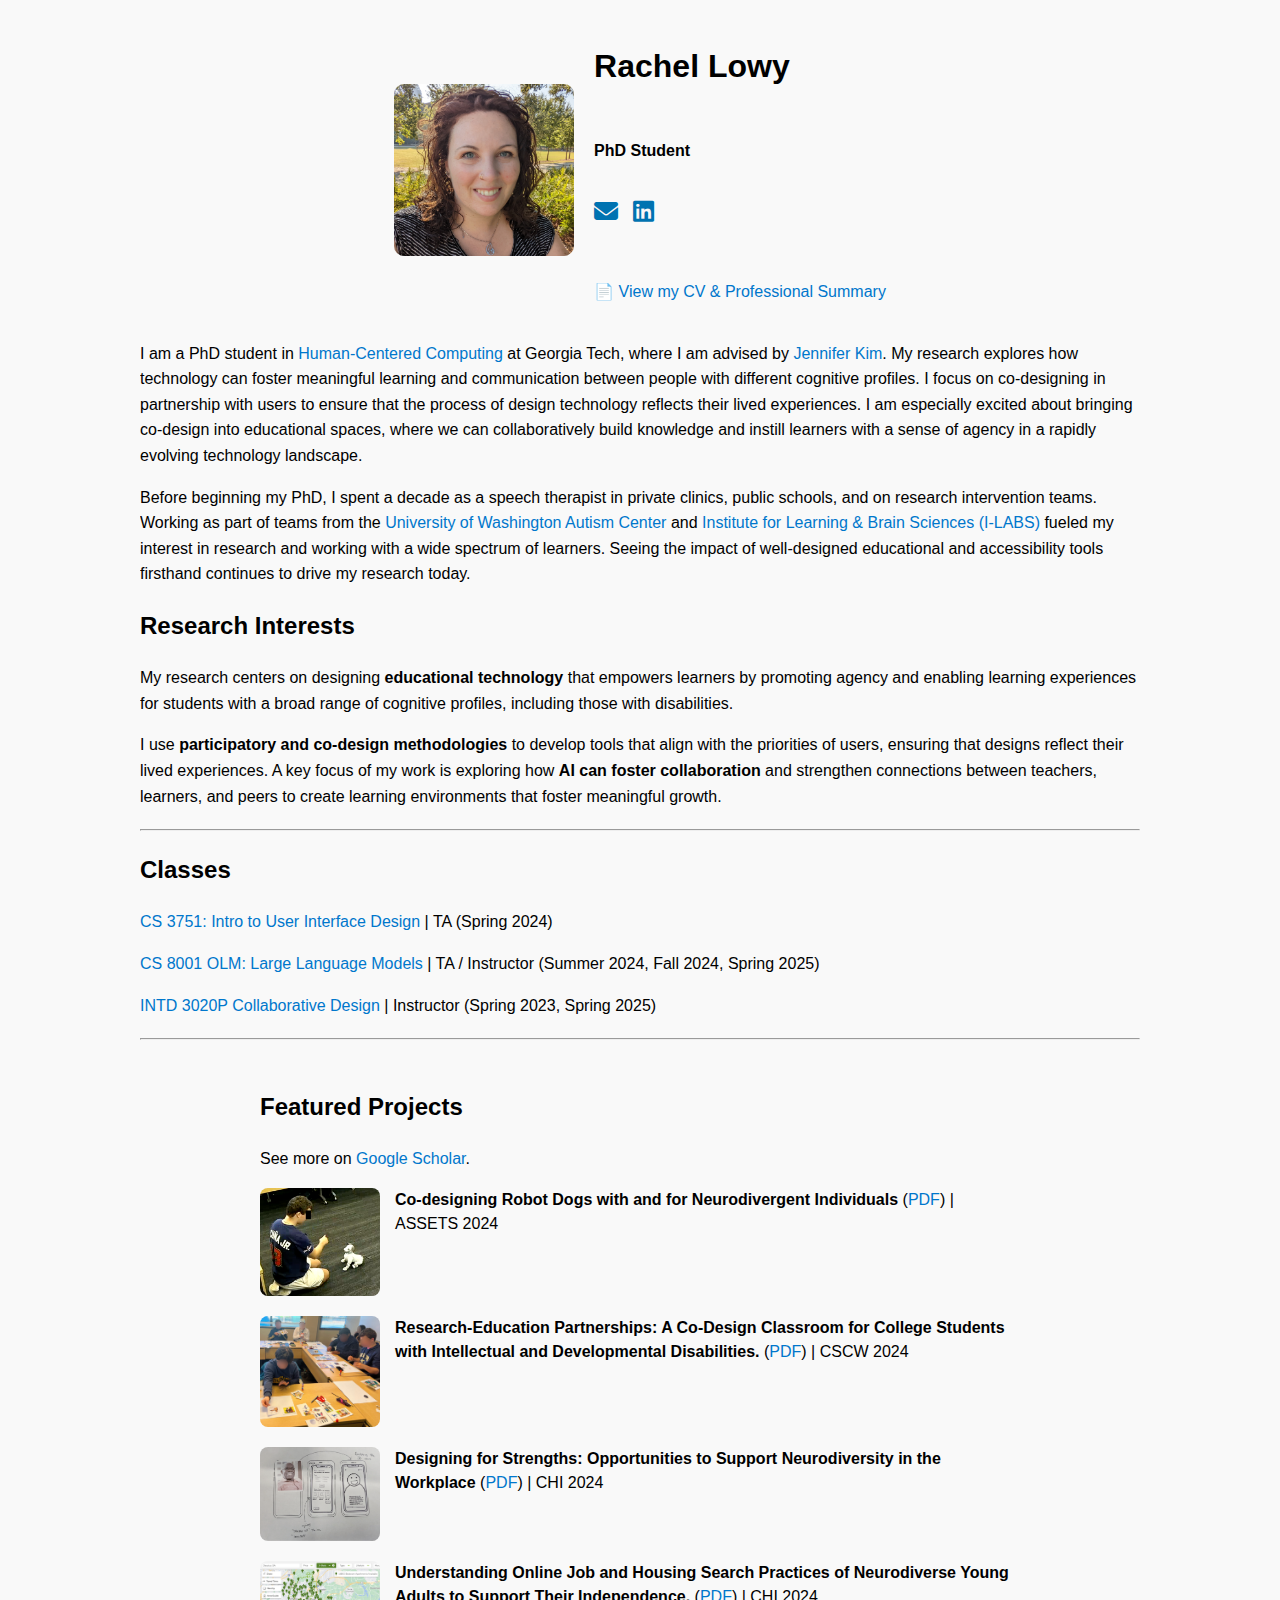
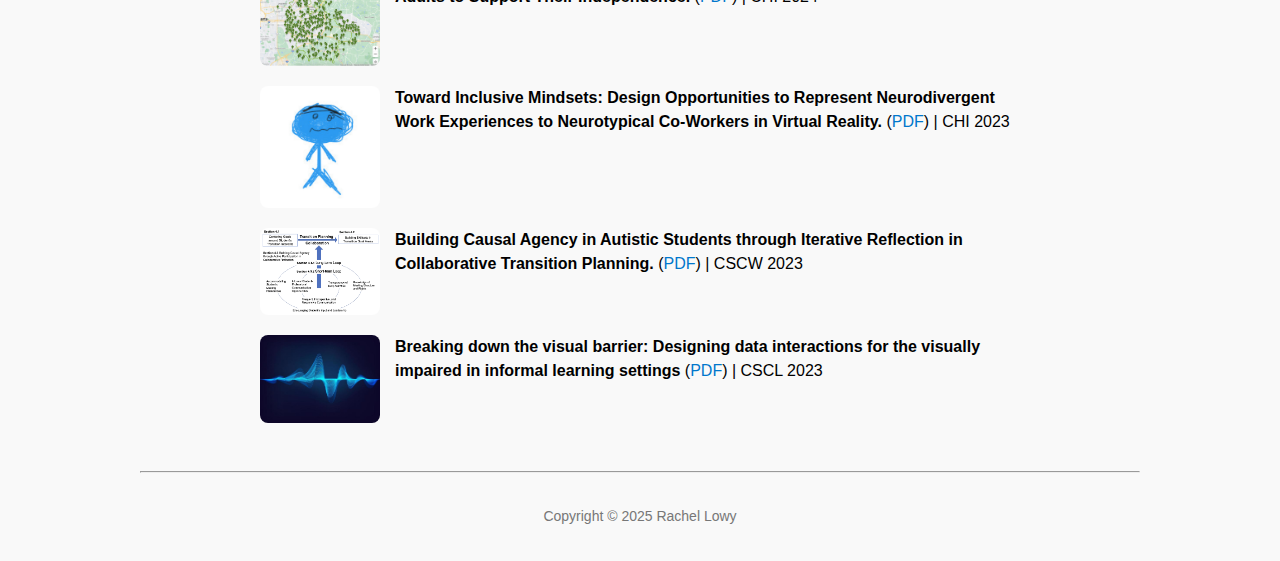
<file: index.html>
<!DOCTYPE html>
<html lang="en">
<head>
    <meta charset="UTF-8">
    <meta name="viewport" content="width=device-width, initial-scale=1.0">
    <title>Rachel Lowy</title>
    <link rel="stylesheet" href="style.css"> <!-- This links your CSS file -->
    <link rel="stylesheet" href="https://cdnjs.cloudflare.com/ajax/libs/font-awesome/6.4.2/css/all.min.css">
</head>
<body>

    <div class="container">
        <div class="profile">
            <img src="img/rachel.jpg" alt="Rachel Lowy" class="profile-pic">
            <div class="info"> 
                <h1>Rachel Lowy</h1>
                <p><strong>PhD Student</strong></p>
        
                <!-- Contact Icons -->
                <p class="contact-icons">
                    <a href="mailto:rlowy3@gatech.edu" target="_blank">
                        <i class="fas fa-envelope"></i>
                    </a>   
                    <a href="https://www.linkedin.com/in/rachel-lowy/" target="_blank">
                        <i class="fab fa-linkedin"></i>
                    </a>
                </p>

                <p><a href="cv.html">📄 View my CV & Professional Summary</a></p>
            </div>
        </div>


        <!-- Bio Section -->
        <div class="bio">
            <p>
                I am a PhD student in <a href="https://www.cc.gatech.edu/degree-programs/phd-human-centered-computing">Human-Centered Computing</a> at Georgia Tech, where I am advised by <a href="https://faculty.cc.gatech.edu/~jkim693/">Jennifer Kim</a>. 
                
                My research explores how technology can foster meaningful learning and communication between people with different cognitive profiles. I focus on co-designing in partnership with users to ensure that the process of design  technology reflects their lived experiences. I am especially excited about bringing co-design into educational spaces, where we can collaboratively build knowledge and instill learners with a sense of agency in a rapidly evolving technology landscape. 
            </p>
            <p>
            Before beginning my PhD, I spent a decade as a speech therapist in private clinics, public schools, and on research intervention teams. Working as part of teams from the <a href="http://depts.washington.edu/uwautism/">University of Washington Autism Center</a> and <a href="http://ilabs.washington.edu//">Institute for Learning & Brain Sciences (I-LABS)</a> fueled my interest in research and working with a wide spectrum of learners. Seeing the impact of well-designed educational and accessibility tools firsthand continues to drive my research today.
        </div>

        <!-- Research Interests -->
        <div class="research">
            <h2>Research Interests</h2>
            <p>
            My research centers on designing <strong>educational technology</strong> that empowers learners by promoting agency and enabling learning experiences for students with a broad range of cognitive profiles, including those with disabilities. 
            </p>
            <p>
            I use <strong>participatory and co-design methodologies</strong> to develop tools that align with the priorities of users, ensuring that designs reflect their lived experiences. A key focus of my work is exploring how <strong>AI can foster collaboration</strong> and strengthen connections between teachers, learners, and peers to create learning environments that foster meaningful growth.
            </p>


        </div>

        <hr>

        <!-- Classes -->
        <div class="classes">
            <h2>Classes</h2>
            <p><a href="https://oscar.gatech.edu/bprod/bwckctlg.p_disp_course_detail?cat_term_in=202308&subj_code_in=CS&crse_numb_in=3751">CS 3751: Intro to User Interface Design </a> | TA (Spring 2024)</p>
            <p><a href="https://omscs.gatech.edu/cs-8001-seminars">CS 8001 OLM: Large Language Models</a> | TA / Instructor (Summer 2024, Fall 2024, Spring 2025)</p>
            <p><a href="https://excel.gatech.edu/academics/course-catalog">INTD 3020P Collaborative Design</a> | Instructor (Spring 2023, Spring 2025)</p> 
        </div>

        <hr>

        <!-- Publications -->
<div class="publications">
    <h2>Featured Projects</h2>
    <p>See more on <a href="https://scholar.google.com/scholar?hl=en&as_sdt=0%2C11&q=rachel+lowy&btnG=">Google Scholar</a>.</p>

    <!-- Publication -->
    <div class="publication-item">
        <img src="img/aibo.jpg" alt="Aibo Robot Dog" class="pub-image">
        <div class="pub-details">
            <strong>Co-designing Robot Dogs with and for Neurodivergent Individuals</strong> 
            (<a href="https://dl.acm.org/doi/10.1145/3663548.3675603">PDF</a>) | ASSETS 2024
        </div>
    </div>

    <!-- Publication -->
    <div class="publication-item">
        <img src="img/co-design2.jpg" alt="Co-Design Classroom" class="pub-image">
        <div class="pub-details">
            <strong>Research-Education Partnerships: A Co-Design Classroom for College Students with Intellectual and Developmental Disabilities.</strong> 
            (<a href="publications/Lowy_cscw24.pdf">PDF</a>) | CSCW 2024
        </div>
    </div>

    <!-- Publication -->
    <div class="publication-item">
        <img src="img/strengths.jpg" alt="User-Imagined Interface" class="pub-image">
        <div class="pub-details">
            <strong>Designing for Strengths: Opportunities to Support Neurodiversity in the Workplace</strong> 
            (<a href="https://dl.acm.org/doi/full/10.1145/3613904.3642424">PDF</a>) | CHI 2024
        </div>
    </div>
    
    <!-- Publication -->
    <div class="publication-item">
        <img src="img/apartments.jpg" alt="Neurodiverse Housing Research" class="pub-image">
        <div class="pub-details">
            <strong>Understanding Online Job and Housing Search Practices of Neurodiverse Young Adults to Support Their Independence.</strong> 
            (<a href="https://dl.acm.org/doi/full/10.1145/3613904.3642578">PDF</a>) | CHI 2024
        </div>
    </div>

          <!-- Publication -->
    <div class="publication-item">
        <img src="img/inclusiveVR.jpg" alt="VR Storyboard" class="pub-image">
        <div class="pub-details">
            <strong> Toward Inclusive Mindsets: Design Opportunities to Represent Neurodivergent Work Experiences to Neurotypical Co-Workers in Virtual Reality.</strong> 
            (<a href="https://dl.acm.org/doi/abs/10.1145/3610037">PDF</a>) | CHI 2023
        </div>
    </div>
    
            <!-- Publication -->
    <div class="publication-item">
        <img src="img/person-centered.jpg" alt="Agency Model" class="pub-image">
        <div class="pub-details">
            <strong> Building Causal Agency in Autistic Students through Iterative Reflection in Collaborative Transition Planning.</strong> 
            (<a href="https://dl.acm.org/doi/abs/10.1145/3610037">PDF</a>) | CSCW 2023
        </div>
    </div>

            <!-- Publication -->
    <div class="publication-item">
        <img src="img/sound.jpg" alt="Accessible Data" class="pub-image">
        <div class="pub-details">
            <strong>Breaking down the visual barrier: Designing data interactions for the visually impaired in informal learning settings</strong> 
            (<a href="https://repository.isls.org/bitstream/1/9206/1/CSCL2023_253-256.pdf">PDF</a>) | CSCL 2023
        </div>
    </div>
    
</div>

        <hr>

        <footer>
            <p>Copyright © 2025 Rachel Lowy</p>
        </footer>
    </div>

</body>
</html>
</file>
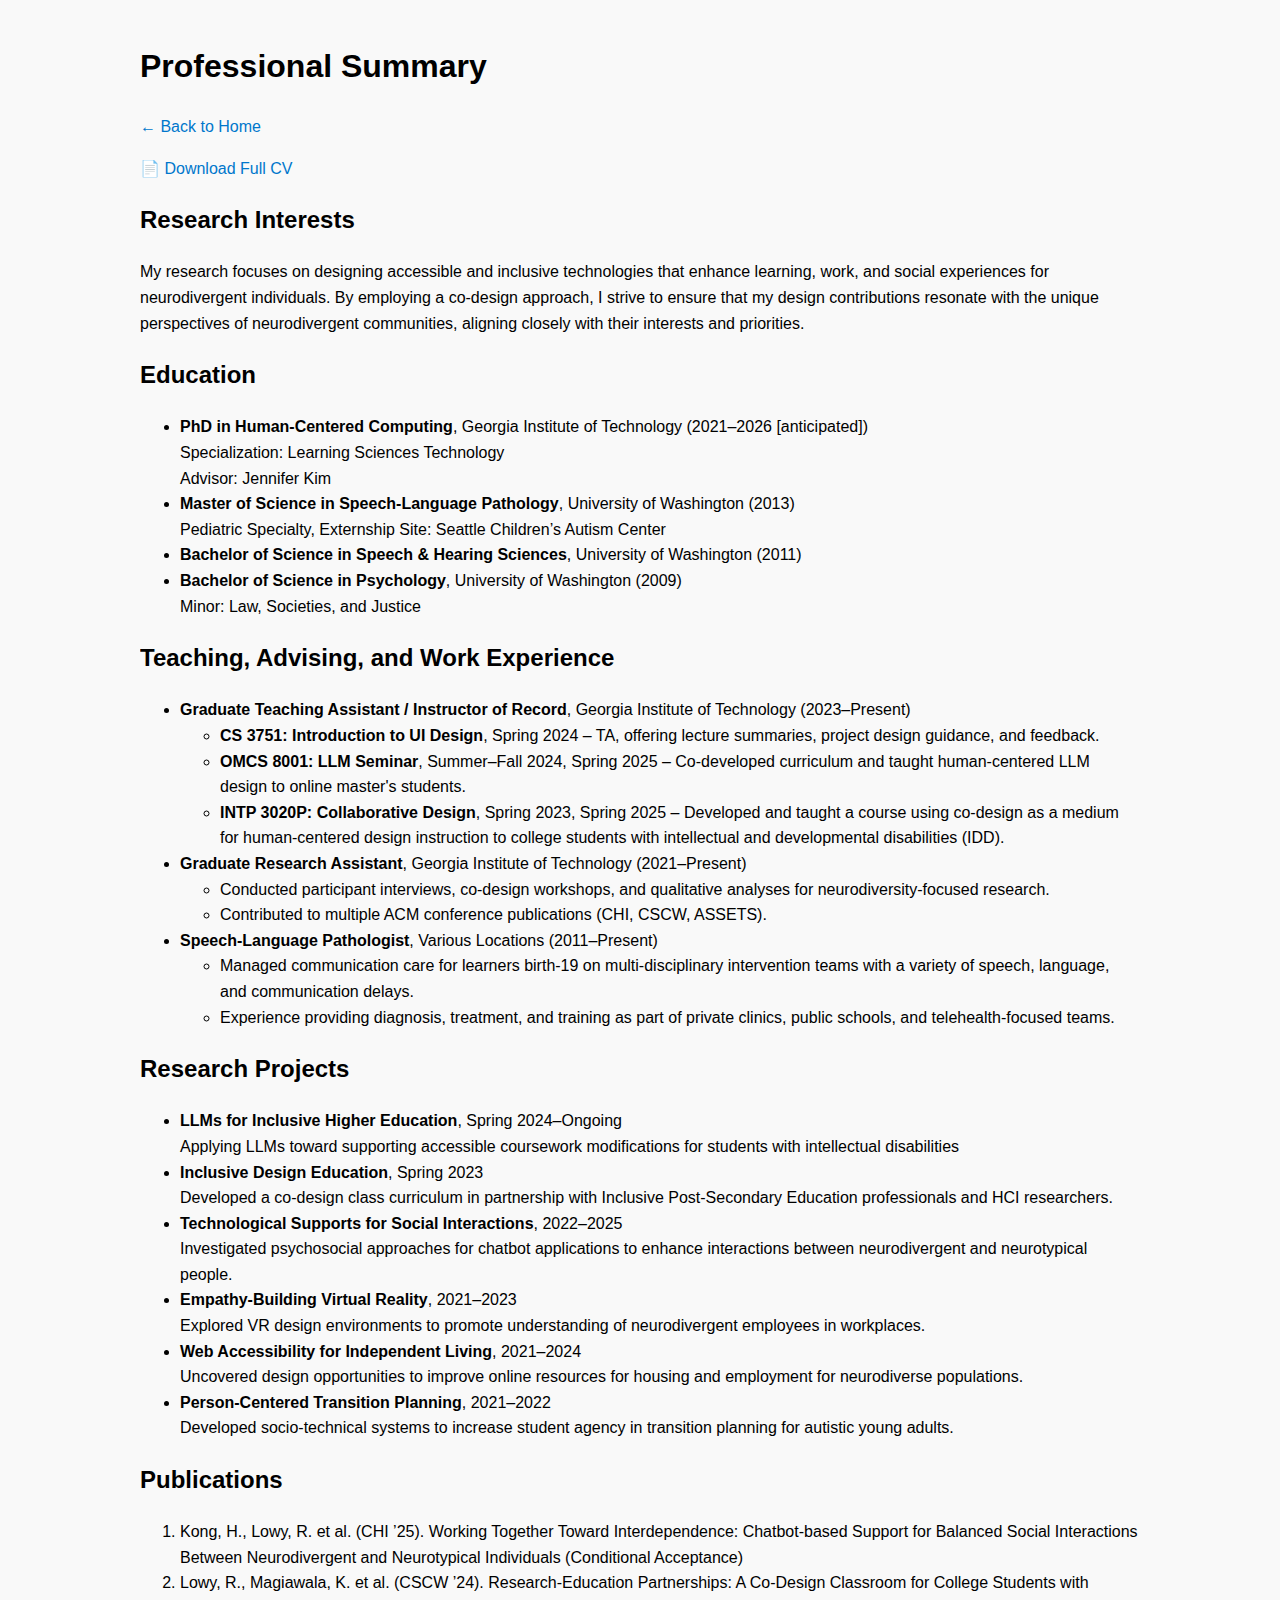
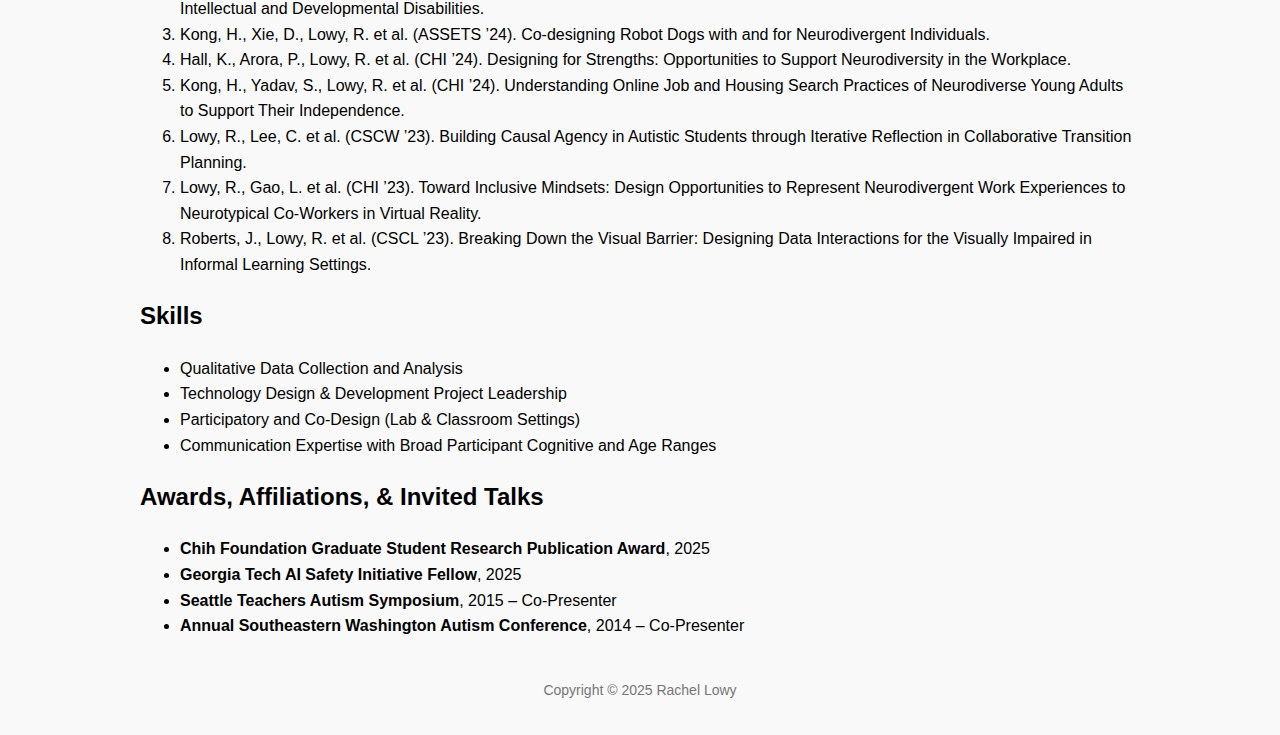
<file: cv.html>
<!DOCTYPE html>
<html lang="en">
<head>
    <meta charset="UTF-8">
    <meta name="viewport" content="width=device-width, initial-scale=1.0">
    <title>Rachel Lowy | CV</title>
    <link rel="stylesheet" href="style.css"> <!-- Link to your existing stylesheet -->
</head>
<body>
    <div class="container">
    <header>
        <h1>Professional Summary</h1>
        <p><a href="index.html">← Back to Home</a></p>
        <p>
            <a href="cv/RachelLowyCV.pdf" target="_blank" download>📄 Download Full CV</a>
        </p>
    </header>

        <!-- Research Interests -->
        <section>
            <h2>Research Interests</h2>
            <p>
                My research focuses on designing accessible and inclusive technologies that enhance learning, work, and social experiences for neurodivergent individuals. By employing a co-design approach, I strive to ensure that my design contributions resonate with the unique perspectives of neurodivergent communities, aligning closely with their interests and priorities.
            </p>
        </section>

        <!-- Education -->
        <section>
            <h2>Education</h2>
            <ul>
                <li><strong>PhD in Human-Centered Computing</strong>, Georgia Institute of Technology (2021–2026 [anticipated])<br>
                Specialization: Learning Sciences Technology<br>Advisor: Jennifer Kim</li>
                <li><strong>Master of Science in Speech-Language Pathology</strong>, University of Washington (2013)<br>
                Pediatric Specialty, Externship Site: Seattle Children’s Autism Center</li>
                <li><strong>Bachelor of Science in Speech & Hearing Sciences</strong>, University of Washington (2011)</li>
                <li><strong>Bachelor of Science in Psychology</strong>, University of Washington (2009)<br>
                Minor: Law, Societies, and Justice</li>
            </ul>
        </section>

        <!-- Teaching, Advising, and Work Experience -->
        <section>
            <h2>Teaching, Advising, and Work Experience</h2>
            <ul>
                <li><strong>Graduate Teaching Assistant / Instructor of Record</strong>, Georgia Institute of Technology (2023–Present)</li>
                <ul>
                    <li><strong>CS 3751: Introduction to UI Design</strong>, Spring 2024 – TA, offering lecture summaries, project design guidance, and feedback.</li>
                    <li><strong>OMCS 8001: LLM Seminar</strong>, Summer–Fall 2024, Spring 2025 – Co-developed curriculum and taught human-centered LLM design to online master's students.</li>
                    <li><strong>INTP 3020P: Collaborative Design</strong>, Spring 2023, Spring 2025 – Developed and taught a course using co-design as a medium for human-centered design instruction to college students with intellectual and developmental disabilities (IDD).</li>
                </ul>
                <li><strong>Graduate Research Assistant</strong>, Georgia Institute of Technology (2021–Present)</li>
                <ul>
                    <li>Conducted participant interviews, co-design workshops, and qualitative analyses for neurodiversity-focused research.</li>
                    <li>Contributed to multiple ACM conference publications (CHI, CSCW, ASSETS).</li>
                </ul>
                <li><strong>Speech-Language Pathologist</strong>, Various Locations (2011–Present)</li>
                <ul>
                    <li>Managed communication care for learners birth-19 on multi-disciplinary intervention teams with a variety of speech, language, and communication delays. </li>
                    <li>Experience providing diagnosis, treatment, and training as part of private clinics, public schools, and telehealth-focused teams. </li>
                </ul>
            </ul>
        </section>

        <!-- Research Projects -->
        <section>
            <h2>Research Projects</h2>
            <ul>
                <li><strong>LLMs for Inclusive Higher Education</strong>, Spring 2024–Ongoing<br>
                    Applying LLMs toward supporting accessible coursework modifications for students with intellectual disabilities</li>
                <li><strong>Inclusive Design Education</strong>, Spring 2023<br>
                    Developed a co-design class curriculum in partnership with Inclusive Post-Secondary Education professionals and HCI researchers.</li>
                <li><strong>Technological Supports for Social Interactions</strong>, 2022–2025<br>
                    Investigated psychosocial approaches for chatbot applications to enhance interactions between neurodivergent and neurotypical people.</li>
                <li><strong>Empathy-Building Virtual Reality</strong>, 2021–2023<br>
                    Explored VR design environments to promote understanding of neurodivergent employees in workplaces.</li>
                <li><strong>Web Accessibility for Independent Living</strong>, 2021–2024<br>
                    Uncovered design opportunities to improve online resources for housing and employment for neurodiverse populations.</li>
                <li><strong>Person-Centered Transition Planning</strong>, 2021–2022<br>
                    Developed socio-technical systems to increase student agency in transition planning for autistic young adults.</li>
            </ul>
        </section>

        <!-- Publications -->
        <section>
            <h2>Publications</h2>
           <ol>
                <li>Kong, H., Lowy, R. et al. (CHI ’25). Working Together Toward Interdependence: Chatbot-based Support for Balanced Social Interactions Between Neurodivergent and Neurotypical Individuals (Conditional Acceptance)  </li>
                <li>Lowy, R., Magiawala, K. et al. (CSCW ’24). Research-Education Partnerships: A Co-Design Classroom for College Students with Intellectual and Developmental Disabilities.  </li>
                <li>Kong, H., Xie, D., Lowy, R. et al. (ASSETS ’24). Co-designing Robot Dogs with and for Neurodivergent Individuals. </li>
                <li>Hall, K., Arora, P., Lowy, R. et al. (CHI ’24). Designing for Strengths: Opportunities to Support Neurodiversity in the Workplace. </li>
                <li>Kong, H., Yadav, S., Lowy, R. et al. (CHI ’24). Understanding Online Job and Housing Search Practices of Neurodiverse Young Adults to Support Their Independence.</li>
                <li>Lowy, R., Lee, C. et al. (CSCW ’23). Building Causal Agency in Autistic Students through Iterative Reflection in Collaborative Transition Planning.</li>
                <li>Lowy, R., Gao, L. et al. (CHI ’23). Toward Inclusive Mindsets: Design Opportunities to Represent Neurodivergent Work Experiences to Neurotypical Co-Workers in Virtual Reality.</li>
                <li>Roberts, J., Lowy, R. et al. (CSCL ’23). Breaking Down the Visual Barrier: Designing Data Interactions for the Visually Impaired in Informal Learning Settings.</li>
            </ol>
        </section>

        <!-- Skills -->
        <section>
            <h2>Skills</h2>
            <ul>
                <li>Qualitative Data Collection and Analysis</li>
                <li>Technology Design & Development Project Leadership</li>
                <li>Participatory and Co-Design (Lab & Classroom Settings)</li>
                <li>Communication Expertise with Broad Participant Cognitive and Age Ranges</li>
            </ul>
        </section>

        <!-- Affiliations, Awards. & Invited Talks -->
        <section>
            <h2>Awards, Affiliations, & Invited Talks</h2>
            <ul>
                <li><strong>Chih Foundation Graduate Student Research Publication Award</strong>, 2025</li>
                 <li><strong>Georgia Tech AI Safety Initiative Fellow</strong>, 2025</li>
                <li><strong>Seattle Teachers Autism Symposium</strong>, 2015 – Co-Presenter</li>
                <li><strong>Annual Southeastern Washington Autism Conference</strong>, 2014 – Co-Presenter</li>
            </ul>
        </section>

        <footer>
            <p>Copyright © 2025 Rachel Lowy</p>
        </footer>
    </div>
</body>
</html>
</file>
<file: style.css>
/* General Page Styling */
body {
    font-family: Arial, sans-serif;
    line-height: 1.6;
    margin: 20px;
    padding: 0;
    background-color: #f9f9f9;
    text-align: center; /* Centers everything by default */
}

/* Main container */
.container {
    max-width: 1000px; /* Keeps it centered and prevents trailing */
    width: 90%; /* Ensures responsiveness */
    margin: 0 auto; /* Centers the content */
    overflow: hidden; /* Prevents overflow issues */
    text-align: left; /* Reset text alignment for inner elements */
}

/* Profile Section */
.profile {
    display: flex;
    align-items: center;
    justify-content: center; /* Centers content horizontally */
    margin-bottom: 20px;
    flex-wrap: wrap; /* Allows wrapping on smaller screens */
    text-align: left; /* Ensures content aligns properly */
}

/* Profile Picture */
.profile-pic {
    width: 180px;
    height: auto;
    border-radius: 10px;
    margin-right: 20px;
}

/* Information Section */
.info {
    display: flex;
    flex-direction: column;
    gap: 8px; /* Spacing between text elements */
}

/* Contact Icons Section */
.contact-icons {
    display: flex;
    gap: 15px; /* Space between icons */
    font-size: 1.5em; /* Default size for medium screens */
    margin-top: 5px;
}

/* Contact Icon Links */
.contact-icons a {
    color: #0073b1; /* LinkedIn blue */
    text-decoration: none;
    transition: color 0.3s ease-in-out;
}

.contact-icons a:hover {
    color: #005582; /* Darker blue on hover */
}

/* Responsive Design */
@media (max-width: 768px) {
    .profile {
        flex-direction: column;
        text-align: center;
    }

    .profile-pic {
        margin: 0 auto 10px;
    }

    .contact-icons {
        justify-content: center; /* Centers icons on smaller screens */
        font-size: 1.3em; /* Slightly smaller icons */
        gap: 12px;
    }
}


/* Bio & Research Styling */
.bio, .research, .classes, .publications {
    margin-bottom: 20px;
    text-align: left; /* left-aligns text */
}

/* Links */
a {
    color: #0077cc;
    text-decoration: none;
}

a:hover {
    text-decoration: underline;
}

.publications {
    max-width: 800px; /* Set a consistent width for the section */
    margin: auto; /* Center the content horizontally */
    padding: 20px; /* Add padding for readability */
    box-sizing: border-box; /* Ensure padding doesn't affect width */
}

.publication-item {
    display: flex;
    align-items: flex-start; /* Align images and text properly */
    gap: 15px; /* Space between image and text */
    margin-bottom: 20px; /* Space between publications */
    flex-wrap: nowrap; /* Prevent text from dropping below the image */
}

.pub-details {
    flex: 1; /* Ensure text takes up available space */
    word-wrap: break-word; /* Wrap long text properly */
    line-height: 1.5; /* Improve text readability */
    margin: 0; /* Remove extra margin */
}

.pub-image {
    width: 120px; /* Set a consistent image size */
    height: auto; /* Maintain aspect ratio */
    border-radius: 8px; /* Optional rounded corners */
    display: block;
}

/* Footer */
footer {
    text-align: center;
    padding-top: 10px;
    font-size: 14px;
    color: #777;
}

/* Responsive Design */
@media (max-width: 768px) {
    .profile {
        flex-direction: column;
        text-align: center;
    }

    .profile-pic {
        margin: 0 auto 10px;
    }

    .publication-item {
        flex-wrap: wrap; /* Allows text to drop under the image */
    }

    .pub-image {
        width: 100px;
    }
}
</file>
